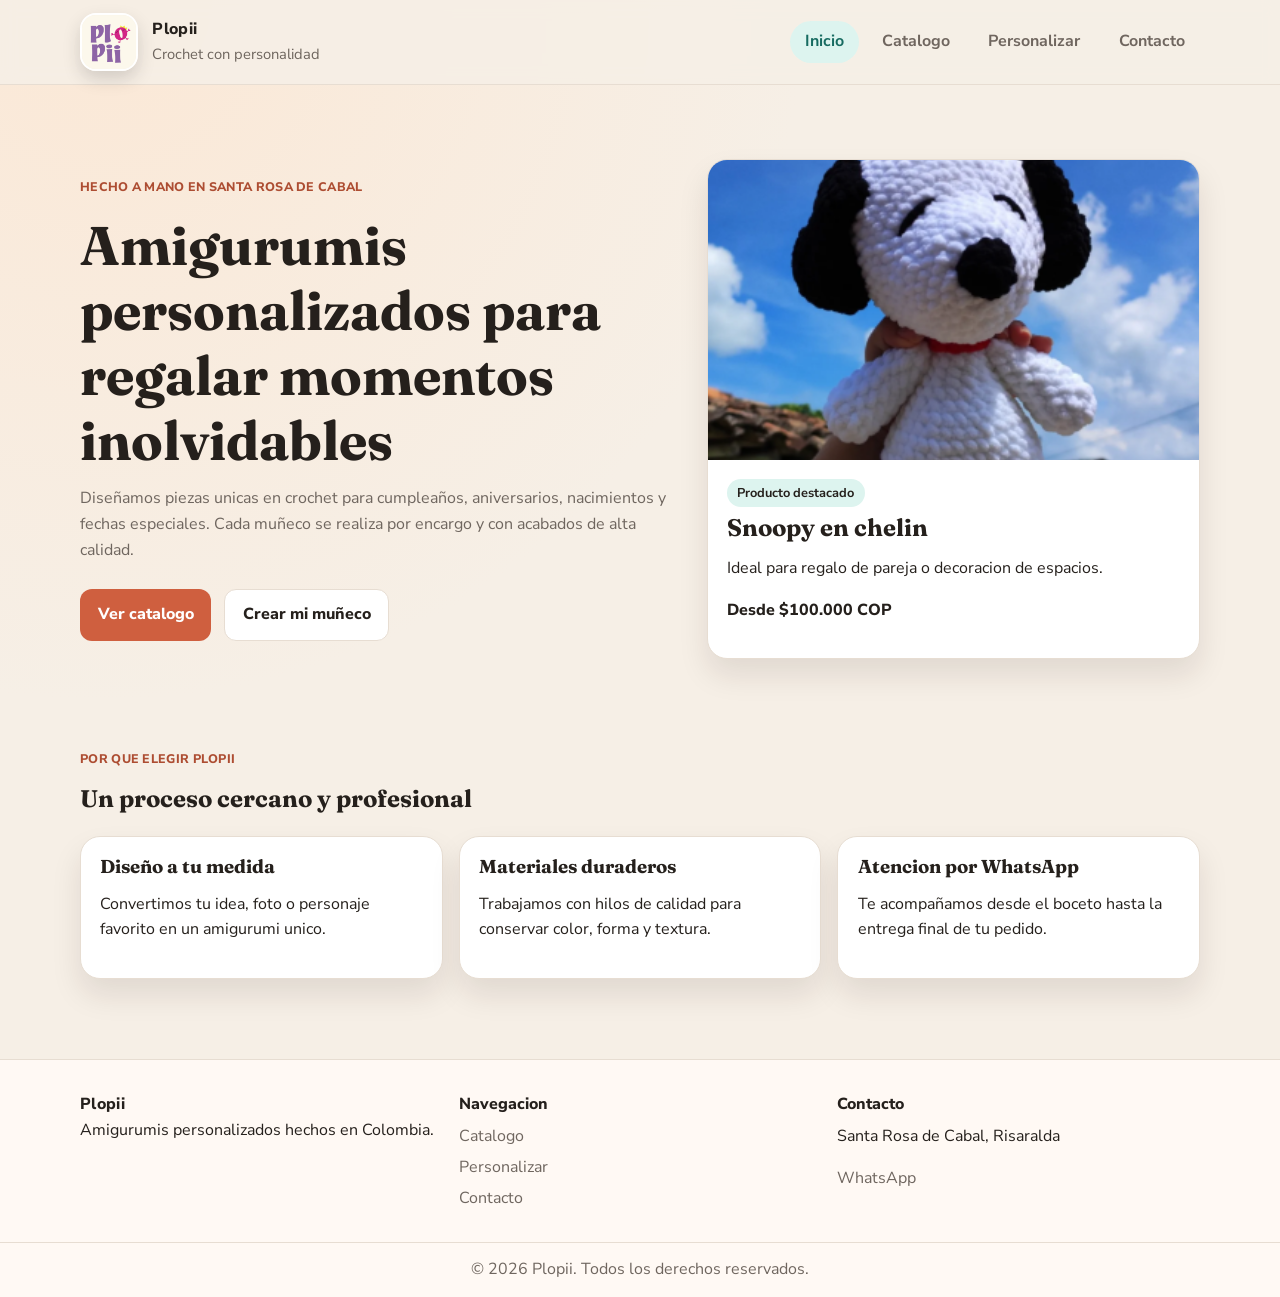
<file: index.html>
﻿<!DOCTYPE html>
<html lang="es">
<head>
  <meta charset="UTF-8" />
  <meta name="viewport" content="width=device-width, initial-scale=1.0" />
  <meta name="description" content="Plopii crea amigurumis personalizados y regalos en crochet hechos a mano en Colombia." />
  <title>Plopii | Amigurumis Personalizados</title>
  <link rel="preconnect" href="https://fonts.googleapis.com" />
  <link rel="preconnect" href="https://fonts.gstatic.com" crossorigin />
  <link href="https://fonts.googleapis.com/css2?family=Fraunces:wght@500;700&family=Nunito+Sans:wght@400;600;700;800&display=swap" rel="stylesheet" />
  <link rel="stylesheet" href="styles.css" />
</head>
<body data-page="inicio">
  <header class="site-header">
    <div class="container nav-wrap">
      <a class="brand" href="index.html">
        <img src="logo_Plopi.jpeg" alt="Logo de Plopii" class="logo" />
        <div>
          <p class="brand-name">Plopii</p>
          <p class="brand-tag">Crochet con personalidad</p>
        </div>
      </a>

      <button class="menu-btn" aria-label="Abrir menu" aria-expanded="false">Menu</button>

      <nav class="main-nav" aria-label="Navegacion principal">
        <a data-nav="inicio" href="index.html">Inicio</a>
        <a data-nav="catalogo" href="catalogo.html">Catalogo</a>
        <a data-nav="personalizar" href="personalizar.html">Personalizar</a>
        <a data-nav="contacto" href="contacto.html">Contacto</a>
      </nav>
    </div>
  </header>

  <main>
    <section class="hero">
      <div class="container hero-grid">
        <div>
          <p class="eyebrow">Hecho a mano en Santa Rosa de Cabal</p>
          <h1>Amigurumis personalizados para regalar momentos inolvidables</h1>
          <p class="lead">
            Diseñamos piezas unicas en crochet para cumpleaños, aniversarios, nacimientos y fechas especiales.
            Cada muñeco se realiza por encargo y con acabados de alta calidad.
          </p>
          <div class="actions">
            <a class="btn btn-primary" href="catalogo.html">Ver catalogo</a>
            <a class="btn btn-outline" href="personalizar.html">Crear mi muñeco</a>
          </div>
        </div>

        <article class="hero-card">
          <img src="producto_1.png" alt="Amigurumi personalizado estilo Snoopy" />
          <div class="hero-card-body">
            <p class="label">Producto destacado</p>
            <h2>Snoopy en chelin</h2>
            <p>Ideal para regalo de pareja o decoracion de espacios.</p>
            <p class="price">Desde $100.000 COP</p>
          </div>
        </article>
      </div>
    </section>

    <section class="section">
      <div class="container">
        <p class="eyebrow">Por que elegir Plopii</p>
        <h2>Un proceso cercano y profesional</h2>
        <div class="feature-grid">
          <article class="feature">
            <h3>Diseño a tu medida</h3>
            <p>Convertimos tu idea, foto o personaje favorito en un amigurumi unico.</p>
          </article>
          <article class="feature">
            <h3>Materiales duraderos</h3>
            <p>Trabajamos con hilos de calidad para conservar color, forma y textura.</p>
          </article>
          <article class="feature">
            <h3>Atencion por WhatsApp</h3>
            <p>Te acompañamos desde el boceto hasta la entrega final de tu pedido.</p>
          </article>
        </div>
      </div>
    </section>
  </main>

  <footer class="site-footer">
    <div class="container footer-grid">
      <div>
        <p class="brand-name">Plopii</p>
        <p>Amigurumis personalizados hechos en Colombia.</p>
      </div>
      <div>
        <p class="footer-title">Navegacion</p>
        <a href="catalogo.html">Catalogo</a>
        <a href="personalizar.html">Personalizar</a>
        <a href="contacto.html">Contacto</a>
      </div>
      <div>
        <p class="footer-title">Contacto</p>
        <p>Santa Rosa de Cabal, Risaralda</p>
        <a href="https://wa.me/573113616965?text=Hola,%20quiero%20informacion%20de%20Plopii" target="_blank" rel="noreferrer">WhatsApp</a>
      </div>
    </div>
    <p class="copyright">© 2026 Plopii. Todos los derechos reservados.</p>
  </footer>

  <script src="script.js"></script>
</body>
</html>
</file>
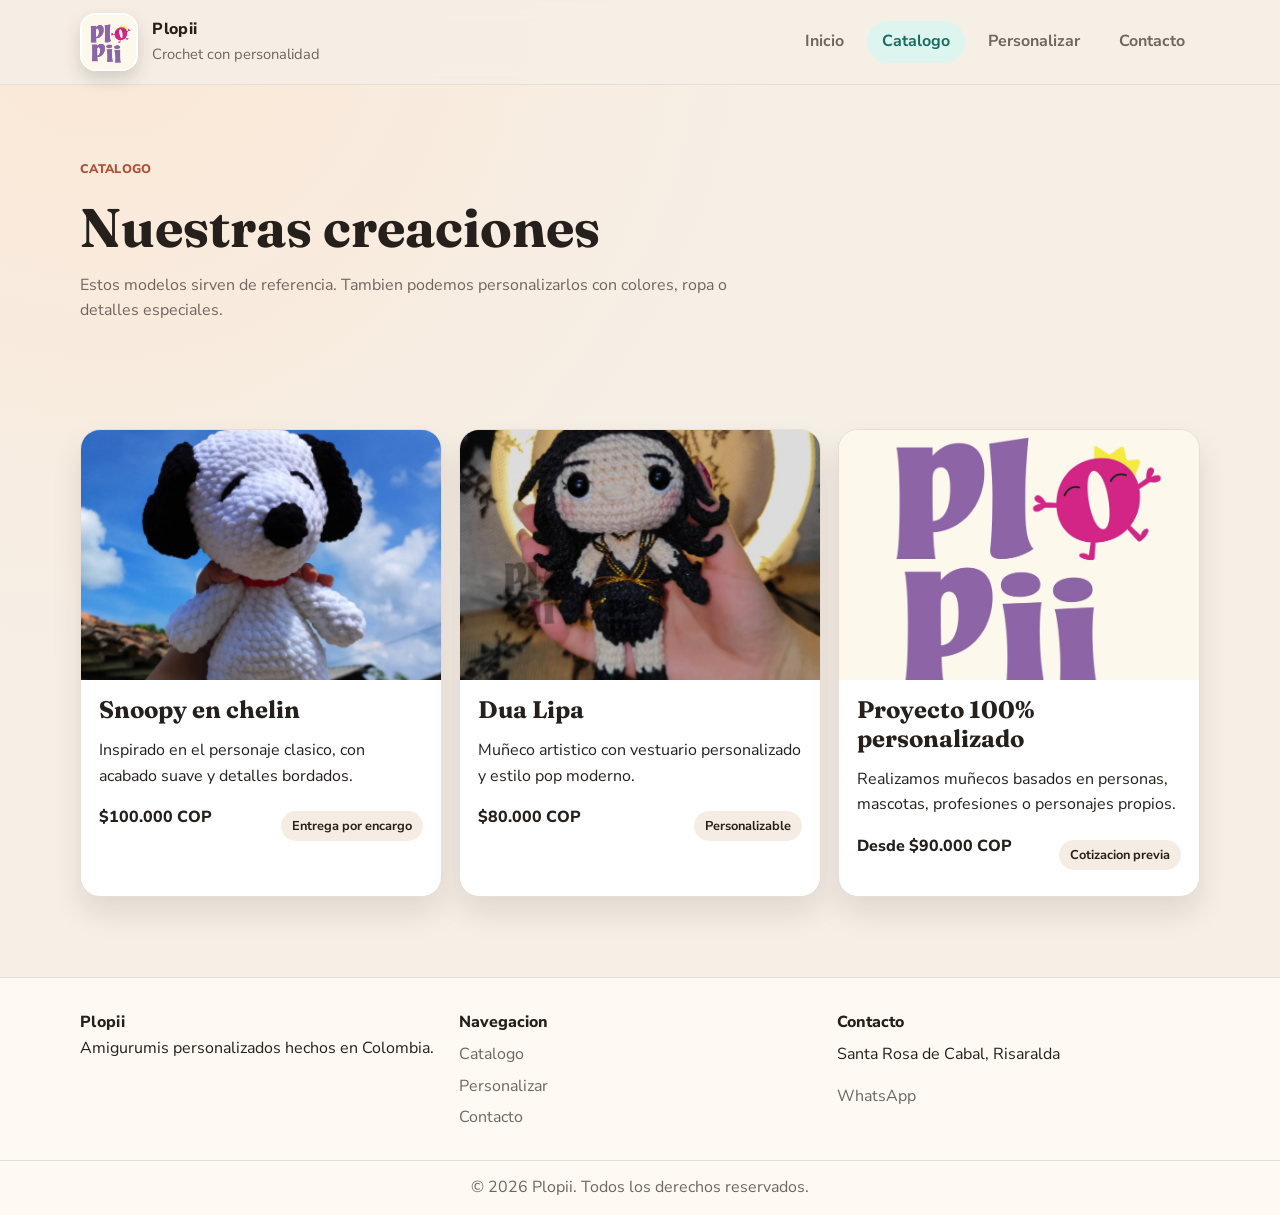
<file: catalogo.html>
﻿<!DOCTYPE html>
<html lang="es">
<head>
  <meta charset="UTF-8" />
  <meta name="viewport" content="width=device-width, initial-scale=1.0" />
  <meta name="description" content="Catalogo de amigurumis y regalos en crochet de Plopii." />
  <title>Catalogo | Plopii</title>
  <link rel="preconnect" href="https://fonts.googleapis.com" />
  <link rel="preconnect" href="https://fonts.gstatic.com" crossorigin />
  <link href="https://fonts.googleapis.com/css2?family=Fraunces:wght@500;700&family=Nunito+Sans:wght@400;600;700;800&display=swap" rel="stylesheet" />
  <link rel="stylesheet" href="styles.css" />
</head>
<body data-page="catalogo">
  <header class="site-header">
    <div class="container nav-wrap">
      <a class="brand" href="index.html">
        <img src="logo_Plopi.jpeg" alt="Logo de Plopii" class="logo" />
        <div>
          <p class="brand-name">Plopii</p>
          <p class="brand-tag">Crochet con personalidad</p>
        </div>
      </a>

      <button class="menu-btn" aria-label="Abrir menu" aria-expanded="false">Menu</button>

      <nav class="main-nav" aria-label="Navegacion principal">
        <a data-nav="inicio" href="index.html">Inicio</a>
        <a data-nav="catalogo" href="catalogo.html">Catalogo</a>
        <a data-nav="personalizar" href="personalizar.html">Personalizar</a>
        <a data-nav="contacto" href="contacto.html">Contacto</a>
      </nav>
    </div>
  </header>

  <main>
    <section class="subhero">
      <div class="container">
        <p class="eyebrow">Catalogo</p>
        <h1>Nuestras creaciones</h1>
        <p class="lead">Estos modelos sirven de referencia. Tambien podemos personalizarlos con colores, ropa o detalles especiales.</p>
      </div>
    </section>

    <section class="section">
      <div class="container card-grid">
        <article class="product-card">
          <img src="producto_1.png" alt="Snoopy en chelin" />
          <div class="product-body">
            <h2>Snoopy en chelin</h2>
            <p>Inspirado en el personaje clasico, con acabado suave y detalles bordados.</p>
            <div class="product-meta">
              <p class="price">$100.000 COP</p>
              <span class="badge-light">Entrega por encargo</span>
            </div>
          </div>
        </article>

        <article class="product-card">
          <img src="producto_2.png" alt="Amigurumi inspirado en Dua Lipa" />
          <div class="product-body">
            <h2>Dua Lipa</h2>
            <p>Muñeco artistico con vestuario personalizado y estilo pop moderno.</p>
            <div class="product-meta">
              <p class="price">$80.000 COP</p>
              <span class="badge-light">Personalizable</span>
            </div>
          </div>
        </article>

        <article class="product-card">
          <img src="logo_Plopi.jpeg" alt="Proyecto personalizado Plopii" />
          <div class="product-body">
            <h2>Proyecto 100% personalizado</h2>
            <p>Realizamos muñecos basados en personas, mascotas, profesiones o personajes propios.</p>
            <div class="product-meta">
              <p class="price">Desde $90.000 COP</p>
              <span class="badge-light">Cotizacion previa</span>
            </div>
          </div>
        </article>
      </div>
    </section>
  </main>

  <footer class="site-footer">
    <div class="container footer-grid">
      <div>
        <p class="brand-name">Plopii</p>
        <p>Amigurumis personalizados hechos en Colombia.</p>
      </div>
      <div>
        <p class="footer-title">Navegacion</p>
        <a href="catalogo.html">Catalogo</a>
        <a href="personalizar.html">Personalizar</a>
        <a href="contacto.html">Contacto</a>
      </div>
      <div>
        <p class="footer-title">Contacto</p>
        <p>Santa Rosa de Cabal, Risaralda</p>
        <a href="https://wa.me/573113616965?text=Hola,%20quiero%20informacion%20de%20Plopii" target="_blank" rel="noreferrer">WhatsApp</a>
      </div>
    </div>
    <p class="copyright">© 2026 Plopii. Todos los derechos reservados.</p>
  </footer>

  <script src="script.js"></script>
</body>
</html>
</file>
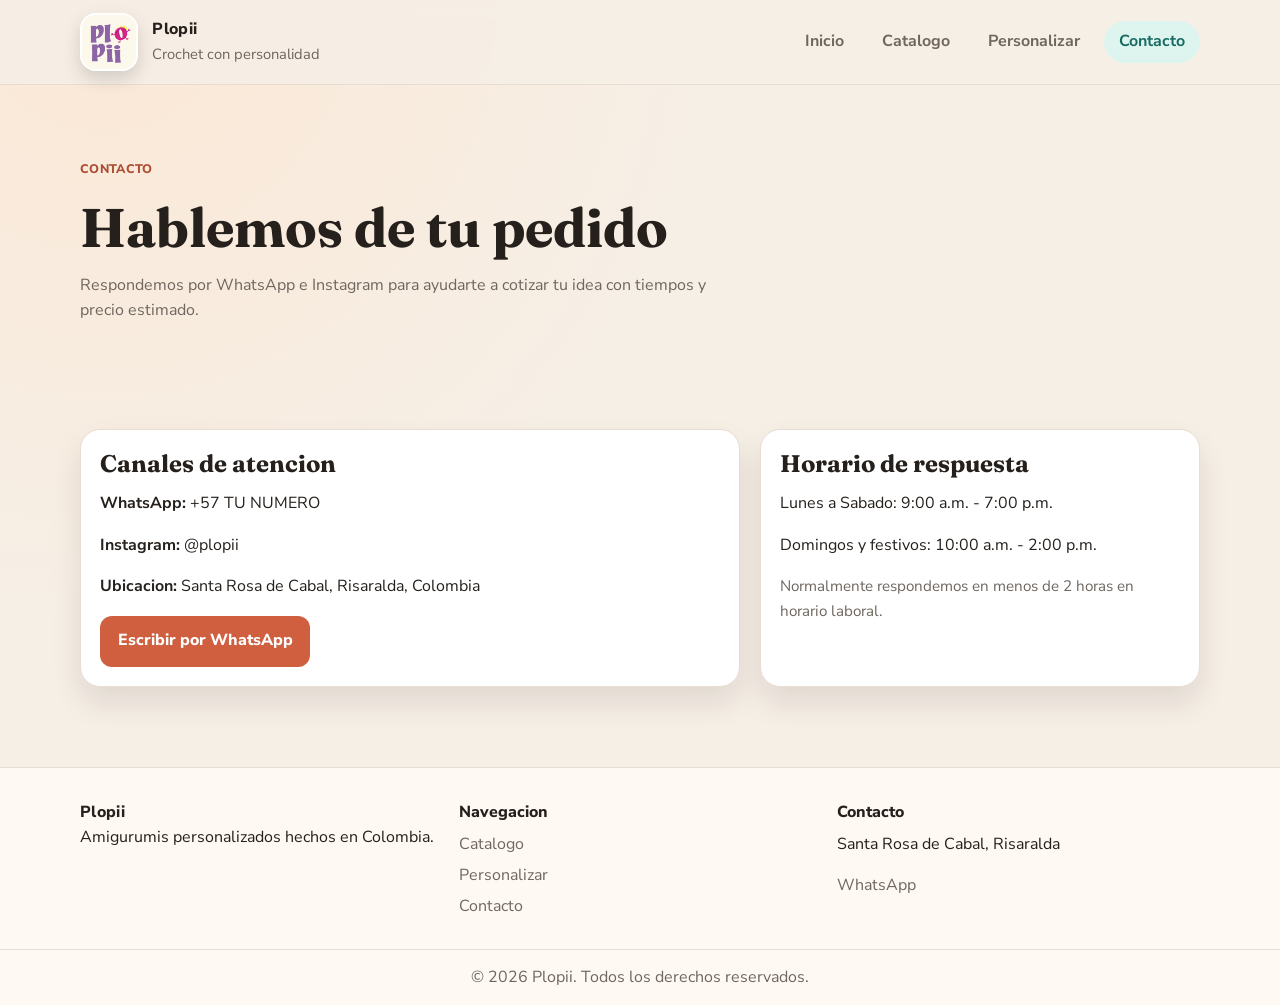
<file: contacto.html>
﻿<!DOCTYPE html>
<html lang="es">
<head>
  <meta charset="UTF-8" />
  <meta name="viewport" content="width=device-width, initial-scale=1.0" />
  <meta name="description" content="Contacta a Plopii para cotizar amigurumis personalizados." />
  <title>Contacto | Plopii</title>
  <link rel="preconnect" href="https://fonts.googleapis.com" />
  <link rel="preconnect" href="https://fonts.gstatic.com" crossorigin />
  <link href="https://fonts.googleapis.com/css2?family=Fraunces:wght@500;700&family=Nunito+Sans:wght@400;600;700;800&display=swap" rel="stylesheet" />
  <link rel="stylesheet" href="styles.css" />
</head>
<body data-page="contacto">
  <header class="site-header">
    <div class="container nav-wrap">
      <a class="brand" href="index.html">
        <img src="logo_Plopi.jpeg" alt="Logo de Plopii" class="logo" />
        <div>
          <p class="brand-name">Plopii</p>
          <p class="brand-tag">Crochet con personalidad</p>
        </div>
      </a>

      <button class="menu-btn" aria-label="Abrir menu" aria-expanded="false">Menu</button>

      <nav class="main-nav" aria-label="Navegacion principal">
        <a data-nav="inicio" href="index.html">Inicio</a>
        <a data-nav="catalogo" href="catalogo.html">Catalogo</a>
        <a data-nav="personalizar" href="personalizar.html">Personalizar</a>
        <a data-nav="contacto" href="contacto.html">Contacto</a>
      </nav>
    </div>
  </header>

  <main>
    <section class="subhero">
      <div class="container">
        <p class="eyebrow">Contacto</p>
        <h1>Hablemos de tu pedido</h1>
        <p class="lead">Respondemos por WhatsApp e Instagram para ayudarte a cotizar tu idea con tiempos y precio estimado.</p>
      </div>
    </section>

    <section class="section">
      <div class="container contact-grid">
        <article class="contact-card">
          <h2>Canales de atencion</h2>
          <p><strong>WhatsApp:</strong> +57 TU NUMERO</p>
          <p><strong>Instagram:</strong> @plopii</p>
          <p><strong>Ubicacion:</strong> Santa Rosa de Cabal, Risaralda, Colombia</p>
          <a class="btn btn-primary" href="https://wa.me/573113616965?text=Hola,%20quiero%20cotizar%20un%20amigurumi%20personalizado" target="_blank" rel="noreferrer">Escribir por WhatsApp</a>
        </article>

        <article class="contact-card">
          <h2>Horario de respuesta</h2>
          <p>Lunes a Sabado: 9:00 a.m. - 7:00 p.m.</p>
          <p>Domingos y festivos: 10:00 a.m. - 2:00 p.m.</p>
          <p class="hint">Normalmente respondemos en menos de 2 horas en horario laboral.</p>
        </article>
      </div>
    </section>
  </main>

  <footer class="site-footer">
    <div class="container footer-grid">
      <div>
        <p class="brand-name">Plopii</p>
        <p>Amigurumis personalizados hechos en Colombia.</p>
      </div>
      <div>
        <p class="footer-title">Navegacion</p>
        <a href="catalogo.html">Catalogo</a>
        <a href="personalizar.html">Personalizar</a>
        <a href="contacto.html">Contacto</a>
      </div>
      <div>
        <p class="footer-title">Contacto</p>
        <p>Santa Rosa de Cabal, Risaralda</p>
        <a href="https://wa.me/573113616965?text=Hola,%20quiero%20informacion%20de%20Plopii" target="_blank" rel="noreferrer">WhatsApp</a>
      </div>
    </div>
    <p class="copyright">© 2026 Plopii. Todos los derechos reservados.</p>
  </footer>

  <script src="script.js"></script>
</body>
</html>
</file>
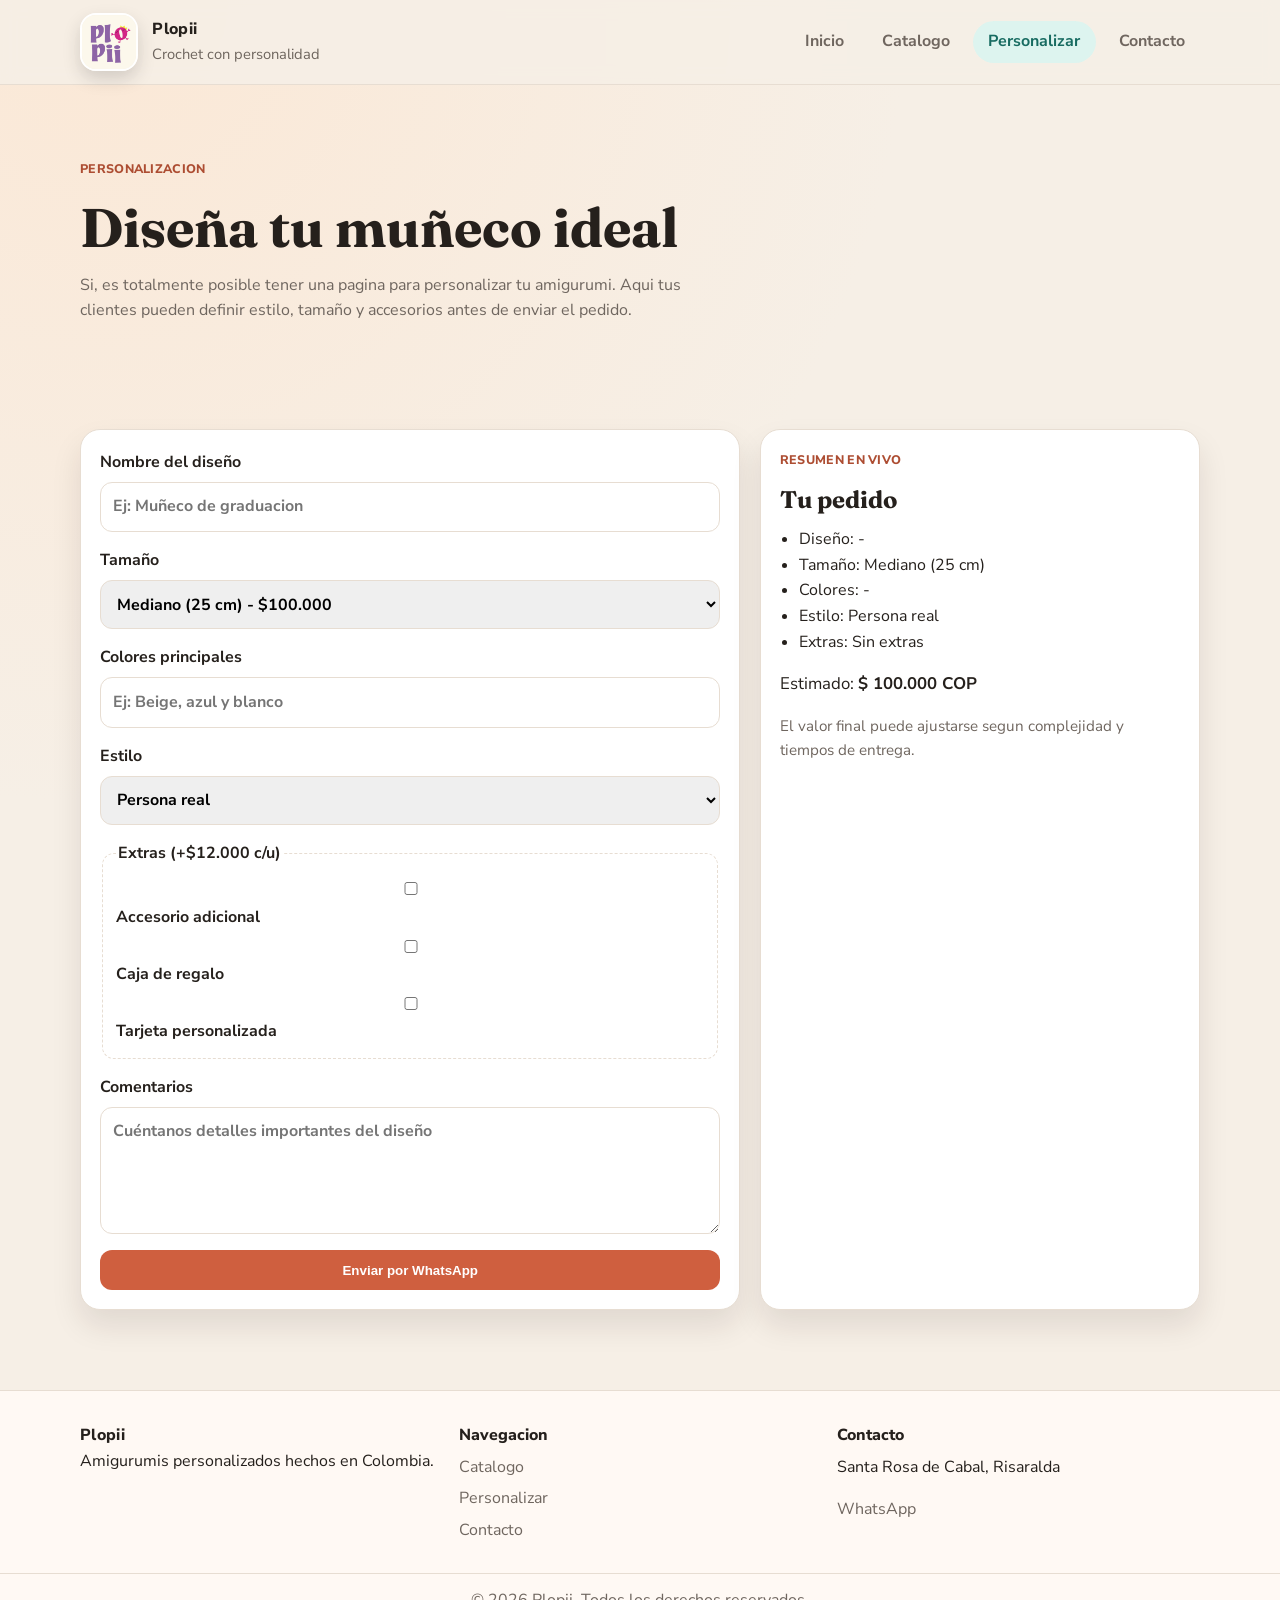
<file: personalizar.html>
﻿<!DOCTYPE html>
<html lang="es">
<head>
  <meta charset="UTF-8" />
  <meta name="viewport" content="width=device-width, initial-scale=1.0" />
  <meta name="description" content="Personaliza tu amigurumi en Plopii y envia tu pedido por WhatsApp." />
  <title>Personalizar | Plopii</title>
  <link rel="preconnect" href="https://fonts.googleapis.com" />
  <link rel="preconnect" href="https://fonts.gstatic.com" crossorigin />
  <link href="https://fonts.googleapis.com/css2?family=Fraunces:wght@500;700&family=Nunito+Sans:wght@400;600;700;800&display=swap" rel="stylesheet" />
  <link rel="stylesheet" href="styles.css" />
</head>
<body data-page="personalizar">
  <header class="site-header">
    <div class="container nav-wrap">
      <a class="brand" href="index.html">
        <img src="logo_Plopi.jpeg" alt="Logo de Plopii" class="logo" />
        <div>
          <p class="brand-name">Plopii</p>
          <p class="brand-tag">Crochet con personalidad</p>
        </div>
      </a>

      <button class="menu-btn" aria-label="Abrir menu" aria-expanded="false">Menu</button>

      <nav class="main-nav" aria-label="Navegacion principal">
        <a data-nav="inicio" href="index.html">Inicio</a>
        <a data-nav="catalogo" href="catalogo.html">Catalogo</a>
        <a data-nav="personalizar" href="personalizar.html">Personalizar</a>
        <a data-nav="contacto" href="contacto.html">Contacto</a>
      </nav>
    </div>
  </header>

  <main>
    <section class="subhero">
      <div class="container">
        <p class="eyebrow">Personalizacion</p>
        <h1>Diseña tu muñeco ideal</h1>
        <p class="lead">Si, es totalmente posible tener una pagina para personalizar tu amigurumi. Aqui tus clientes pueden definir estilo, tamaño y accesorios antes de enviar el pedido.</p>
      </div>
    </section>

    <section class="section">
      <div class="container custom-grid">
        <form id="customForm" class="custom-form">
          <label>
            Nombre del diseño
            <input type="text" name="nombre" placeholder="Ej: Muñeco de graduacion" required />
          </label>

          <label>
            Tamaño
            <select name="tamano" required>
              <option value="Pequeño (15 cm)" data-price="70000">Pequeño (15 cm) - $70.000</option>
              <option value="Mediano (25 cm)" data-price="100000" selected>Mediano (25 cm) - $100.000</option>
              <option value="Grande (35 cm)" data-price="135000">Grande (35 cm) - $135.000</option>
            </select>
          </label>

          <label>
            Colores principales
            <input type="text" name="colores" placeholder="Ej: Beige, azul y blanco" required />
          </label>

          <label>
            Estilo
            <select name="estilo" required>
              <option>Persona real</option>
              <option>Mascota</option>
              <option>Personaje animado</option>
              <option>Idea original</option>
            </select>
          </label>

          <fieldset>
            <legend>Extras (+$12.000 c/u)</legend>
            <label class="check"><input type="checkbox" name="extras" value="Accesorio adicional" /> Accesorio adicional</label>
            <label class="check"><input type="checkbox" name="extras" value="Caja de regalo" /> Caja de regalo</label>
            <label class="check"><input type="checkbox" name="extras" value="Tarjeta personalizada" /> Tarjeta personalizada</label>
          </fieldset>

          <label>
            Comentarios
            <textarea name="comentarios" rows="4" placeholder="Cuéntanos detalles importantes del diseño"></textarea>
          </label>

          <button type="submit" class="btn btn-primary">Enviar por WhatsApp</button>
        </form>

        <aside class="summary" id="summaryBox">
          <p class="eyebrow">Resumen en vivo</p>
          <h2>Tu pedido</h2>
          <ul id="summaryList"></ul>
          <p class="estimate">Estimado: <strong id="priceEstimate">$100.000 COP</strong></p>
          <p class="hint">El valor final puede ajustarse segun complejidad y tiempos de entrega.</p>
        </aside>
      </div>
    </section>
  </main>

  <footer class="site-footer">
    <div class="container footer-grid">
      <div>
        <p class="brand-name">Plopii</p>
        <p>Amigurumis personalizados hechos en Colombia.</p>
      </div>
      <div>
        <p class="footer-title">Navegacion</p>
        <a href="catalogo.html">Catalogo</a>
        <a href="personalizar.html">Personalizar</a>
        <a href="contacto.html">Contacto</a>
      </div>
      <div>
        <p class="footer-title">Contacto</p>
        <p>Santa Rosa de Cabal, Risaralda</p>
        <a href="https://wa.me/573113616965?text=Hola,%20quiero%20informacion%20de%20Plopii" target="_blank" rel="noreferrer">WhatsApp</a>
      </div>
    </div>
    <p class="copyright">© 2026 Plopii. Todos los derechos reservados.</p>
  </footer>

  <script src="script.js"></script>
</body>
</html>
</file>
<file: styles.css>
﻿:root {
  --bg: #f6efe6;
  --surface: #fff9f4;
  --card: #ffffff;
  --text: #25201c;
  --muted: #6f665f;
  --line: #e7ddd2;
  --accent: #cf5f3f;
  --accent-dark: #ad4d32;
  --secondary: #2f8f83;
  --secondary-soft: #ddf4ef;
  --shadow: 0 16px 30px rgba(36, 24, 15, 0.1);
}

* {
  box-sizing: border-box;
}

html {
  scroll-behavior: smooth;
}

body {
  margin: 0;
  font-family: "Nunito Sans", sans-serif;
  color: var(--text);
  background: radial-gradient(circle at 8% 0%, #fbe8d6 0, var(--bg) 40%), var(--bg);
  line-height: 1.6;
}

img {
  max-width: 100%;
  display: block;
}

a {
  color: inherit;
}

h1,
h2,
h3 {
  margin: 0 0 0.8rem;
  font-family: "Fraunces", serif;
  line-height: 1.2;
}

p {
  margin: 0 0 1rem;
}

.container {
  width: min(1120px, calc(100% - 3rem));
  margin-inline: auto;
}

.site-header {
  position: sticky;
  top: 0;
  z-index: 15;
  background: rgba(246, 239, 230, 0.9);
  backdrop-filter: blur(8px);
  border-bottom: 1px solid var(--line);
}

.nav-wrap {
  min-height: 84px;
  display: flex;
  align-items: center;
  justify-content: space-between;
  gap: 1.2rem;
}

.brand {
  display: flex;
  align-items: center;
  gap: 0.9rem;
  text-decoration: none;
}

.logo {
  width: 58px;
  height: 58px;
  object-fit: cover;
  border-radius: 16px;
  border: 2px solid #fff;
  box-shadow: 0 8px 18px rgba(0, 0, 0, 0.15);
}

.brand-name {
  margin: 0;
  font-weight: 800;
  letter-spacing: 0.3px;
}

.brand-tag {
  margin: 0;
  color: var(--muted);
  font-size: 0.92rem;
}

.main-nav {
  display: flex;
  align-items: center;
  gap: 0.5rem;
}

.main-nav a {
  text-decoration: none;
  padding: 0.5rem 0.95rem;
  border-radius: 999px;
  color: var(--muted);
  font-weight: 700;
}

.main-nav a:hover {
  background: #fff;
  color: var(--text);
}

.main-nav a.active {
  background: var(--secondary-soft);
  color: #176b61;
}

.menu-btn {
  display: none;
  border: 1px solid var(--line);
  background: #fff;
  padding: 0.5rem 0.8rem;
  border-radius: 10px;
  font-weight: 700;
}

.hero,
.subhero {
  padding: 4.6rem 0 3.6rem;
}

.hero-grid {
  display: grid;
  grid-template-columns: 1.2fr 1fr;
  gap: 2.2rem;
  align-items: center;
}

.eyebrow {
  font-weight: 800;
  color: var(--accent-dark);
  letter-spacing: 0.3px;
  text-transform: uppercase;
  font-size: 0.78rem;
}

h1 {
  font-size: clamp(2rem, 4.3vw, 3.4rem);
}

.lead {
  color: var(--muted);
  max-width: 65ch;
}

.actions {
  display: flex;
  gap: 0.8rem;
  flex-wrap: wrap;
  margin-top: 1.6rem;
}

.btn {
  display: inline-flex;
  align-items: center;
  justify-content: center;
  border-radius: 12px;
  border: 0;
  text-decoration: none;
  font-weight: 800;
  padding: 0.78rem 1.1rem;
  cursor: pointer;
}

.btn-primary {
  color: #fff;
  background: var(--accent);
}

.btn-primary:hover {
  background: var(--accent-dark);
}

.btn-outline {
  color: var(--text);
  border: 1px solid var(--line);
  background: #fff;
}

.hero-card,
.feature,
.product-card,
.contact-card,
.custom-form,
.summary {
  background: var(--card);
  border: 1px solid var(--line);
  border-radius: 20px;
  box-shadow: var(--shadow);
}

.hero-card {
  overflow: hidden;
}

.hero-card img {
  height: 300px;
  width: 100%;
  object-fit: cover;
}

.hero-card-body {
  padding: 1.2rem;
}

.label {
  display: inline-block;
  margin-bottom: 0.45rem;
  border-radius: 999px;
  background: var(--secondary-soft);
  padding: 0.25rem 0.65rem;
  font-size: 0.8rem;
  font-weight: 700;
}

.price {
  font-weight: 800;
}

.section {
  padding: 2rem 0 5rem;
}

.feature-grid {
  margin-top: 1.4rem;
  display: grid;
  gap: 1rem;
  grid-template-columns: repeat(3, minmax(220px, 1fr));
}

.feature {
  padding: 1.2rem;
}

.card-grid {
  display: grid;
  gap: 1.1rem;
  grid-template-columns: repeat(3, minmax(240px, 1fr));
}

.product-card {
  overflow: hidden;
  display: flex;
  flex-direction: column;
}

.product-card img {
  width: 100%;
  height: 250px;
  object-fit: cover;
}

.product-body {
  padding: 1rem 1.1rem 1.3rem;
}

.product-meta {
  display: flex;
  align-items: center;
  justify-content: space-between;
  gap: 0.8rem;
}

.badge-light {
  border-radius: 999px;
  padding: 0.3rem 0.7rem;
  background: #f5ede3;
  font-size: 0.8rem;
  font-weight: 700;
}

.contact-grid,
.custom-grid {
  display: grid;
  grid-template-columns: 1.2fr 0.8fr;
  gap: 1.2rem;
}

.contact-card,
.summary {
  padding: 1.2rem;
}

.custom-form {
  padding: 1.2rem;
  display: grid;
  gap: 1rem;
}

.custom-form label,
.custom-form fieldset {
  display: grid;
  gap: 0.4rem;
  font-weight: 700;
}

.custom-form input,
.custom-form select,
.custom-form textarea {
  width: 100%;
  border: 1px solid var(--line);
  border-radius: 12px;
  padding: 0.72rem;
  font: inherit;
}

.custom-form textarea {
  resize: vertical;
}

.custom-form fieldset {
  border: 1px dashed var(--line);
  border-radius: 12px;
  padding: 0.8rem;
}

.check {
  display: flex;
  align-items: center;
  gap: 0.4rem;
  font-weight: 600;
}

.check input {
  width: auto;
}

.summary ul {
  margin: 0;
  padding-left: 1.2rem;
}

.estimate {
  margin-top: 1rem;
  font-size: 1.05rem;
}

.hint {
  color: var(--muted);
  font-size: 0.95rem;
}

.site-footer {
  border-top: 1px solid var(--line);
  background: var(--surface);
  padding-top: 2rem;
}

.footer-grid {
  display: grid;
  gap: 1rem;
  grid-template-columns: repeat(3, minmax(180px, 1fr));
}

.footer-title {
  margin: 0 0 0.4rem;
  font-weight: 800;
}

.site-footer a {
  display: block;
  text-decoration: none;
  color: var(--muted);
  margin-bottom: 0.35rem;
}

.site-footer a:hover {
  color: var(--accent-dark);
}

.copyright {
  margin: 1.5rem 0 0;
  text-align: center;
  padding: 0.9rem;
  border-top: 1px solid var(--line);
  color: var(--muted);
}

@media (max-width: 980px) {
  .hero-grid,
  .custom-grid,
  .contact-grid,
  .footer-grid,
  .feature-grid,
  .card-grid {
    grid-template-columns: 1fr;
  }

  .menu-btn {
    display: inline-flex;
  }

  .main-nav {
    position: absolute;
    right: 1.5rem;
    top: 78px;
    border: 1px solid var(--line);
    border-radius: 14px;
    background: #fff;
    box-shadow: var(--shadow);
    padding: 0.5rem;
    flex-direction: column;
    min-width: 180px;
    display: none;
  }

  .main-nav.open {
    display: flex;
  }

  .main-nav a {
    width: 100%;
  }
}
</file>
